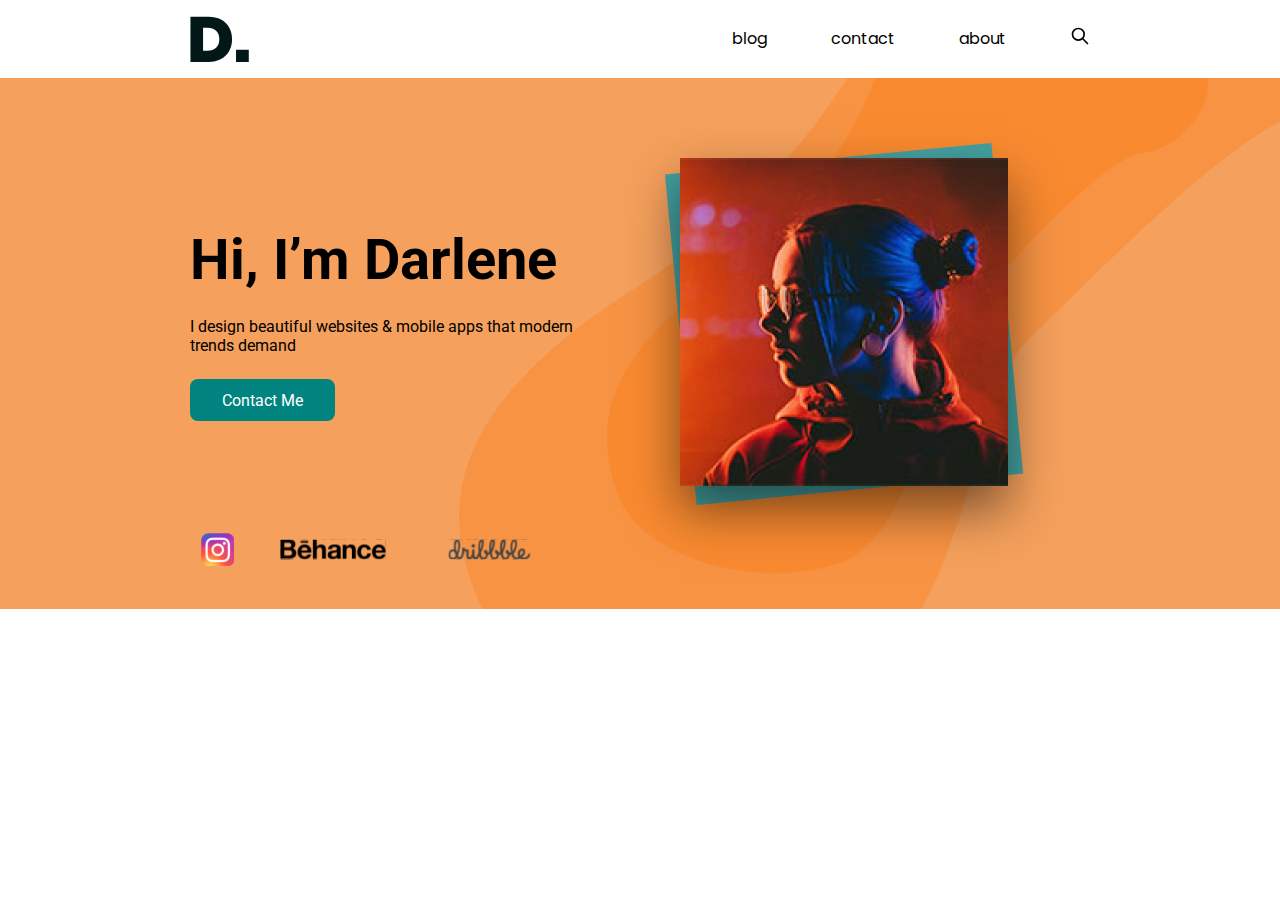
<file: Darlene's/index.html>
<!DOCTYPE html>
<html lang="en">
    <head>
        <meta charset="UTF-8" />
        <meta http-equiv="X-UA-Compatible" content="IE=edge" />
        <meta name="viewport" content="width=device-width, initial-scale=1.0" />
        <link
            href="https://fonts.googleapis.com/css2?family=Inter:wght@400;500;600;700&family=Poppins&family=Roboto:wght@400;900&display=swap"
            rel="stylesheet"
        />
        <link rel="stylesheet" href="src/style.css" />
        <title>Darlene</title>
    </head>
    <body>
        <header>
            <nav class="container row">
                <img src="assets/icons/logo.svg" alt="logo" class="logo" />
                <ul class="nav-list row">
                    <li class="nav-list-item">blog</li>
                    <li class="nav-list-item">contact</li>
                    <li class="nav-list-item">about</li>
                    <li class="nav-list-item">
                        <svg
                            xmlns="http://www.w3.org/2000/svg"
                            class="search-icon"
                            fill="none"
                            viewBox="0 0 24 24"
                            stroke="currentColor"
                        >
                            <path
                                stroke-linecap="round"
                                stroke-linejoin="round"
                                stroke-width="2"
                                d="M21 21l-6-6m2-5a7 7 0 11-14 0 7 7 0 0114 0z"
                            />
                        </svg>
                    </li>
                </ul>
            </nav>
        </header>
        <div class="content">
            <main role="main" class="container row">
                <div class="main-item column">
                    <h1 class="main-item-title">Hi, I’m Darlene</h1>
                    <p class="main-item-body">
                        I design beautiful websites & mobile apps that modern
                        trends demand
                    </p>
                    <p>
                        <a href="#" class="contact-btn">Contact Me</a>
                    </p>
                </div>
                <div class="main-item">
                    <div class="darlene-image">
                        <img
                            src="assets/imgs/darlene.png"
                            alt="Darlene's-image"
                            class="darlene"
                        />
                        <div class="darlene-background"></div>
                    </div>
                </div>
            </main>
            <footer class="container row">
                <img
                    src="assets/icons/instagram.svg"
                    alt="instagram-icon"
                    class="instagram-icon"
                />
                <img
                    src="assets/icons/behance.svg"
                    alt="behance-icon"
                    class="behance-icon"
                />
                <img
                    src="assets/icons/dribble.svg"
                    alt="dribble_icon"
                    class="dribble_icon"
                />
            </footer>
        </div>
    </body>
</html>
</file>
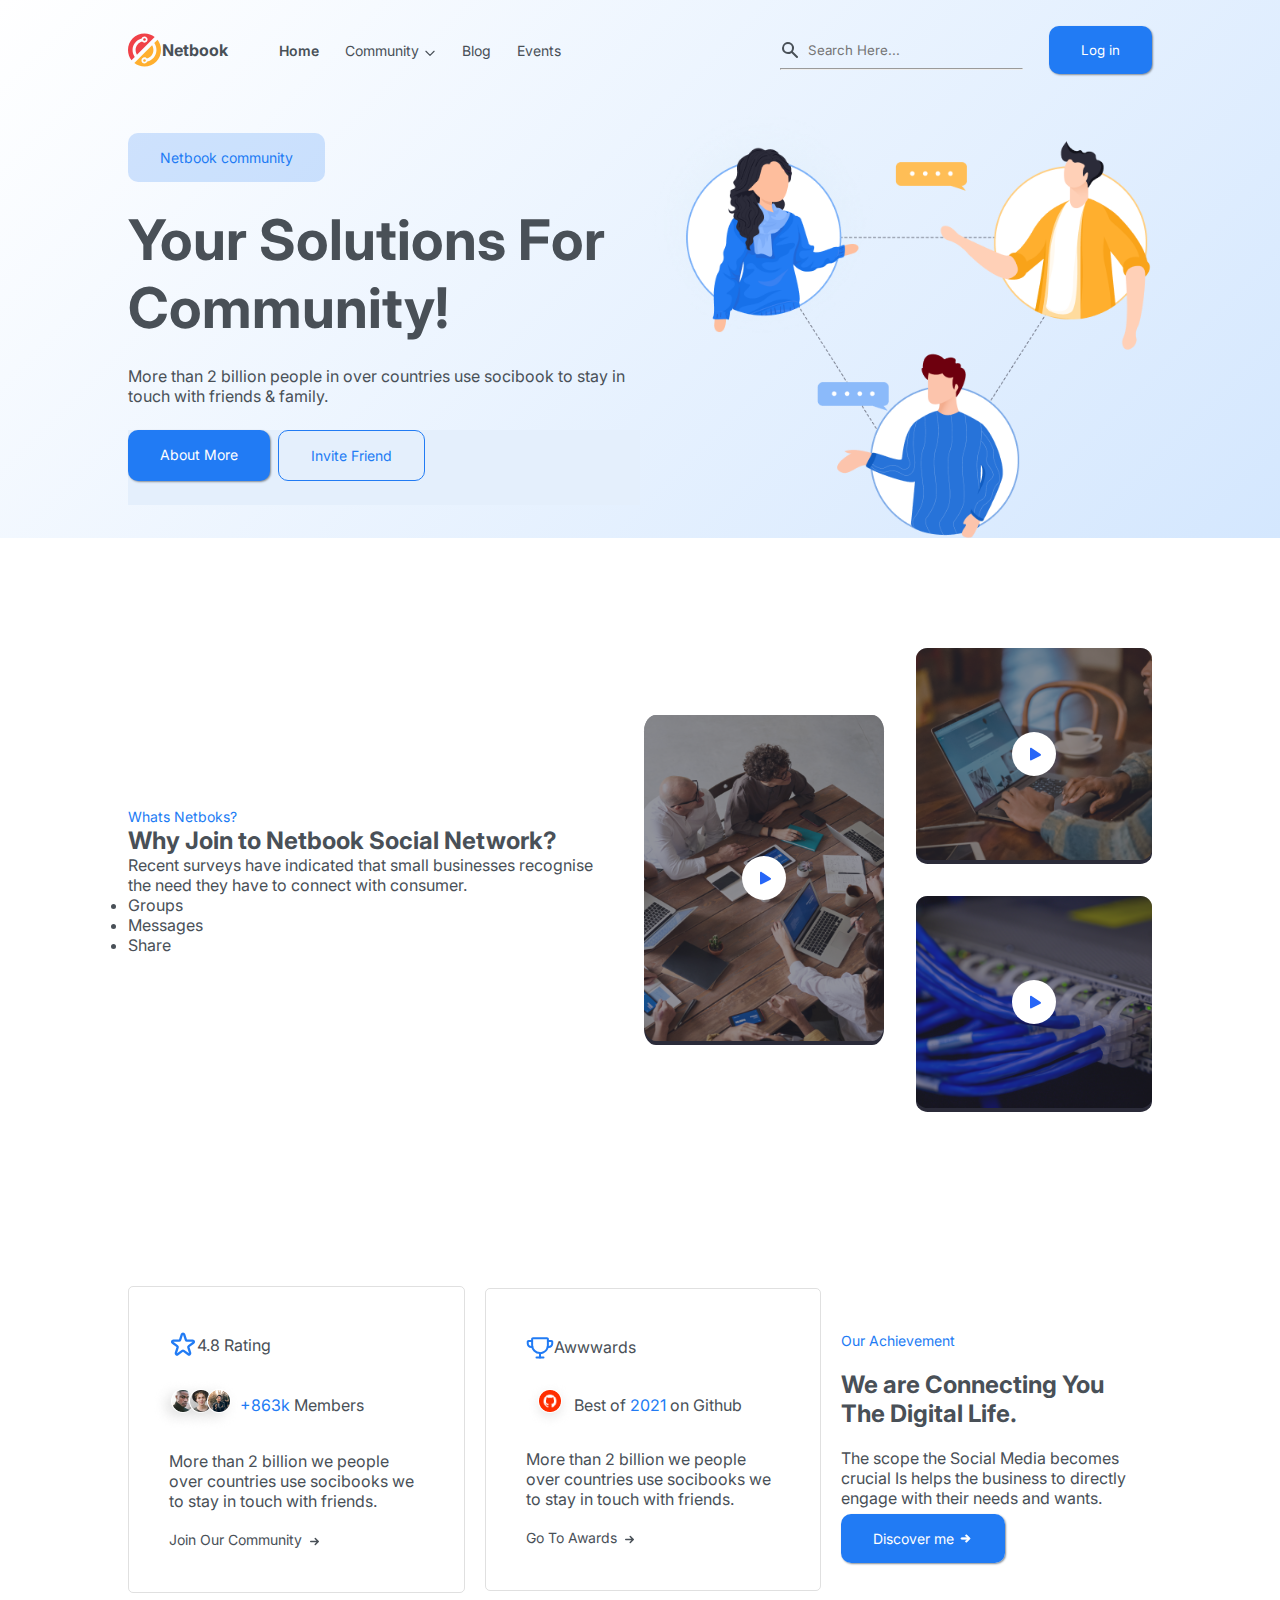
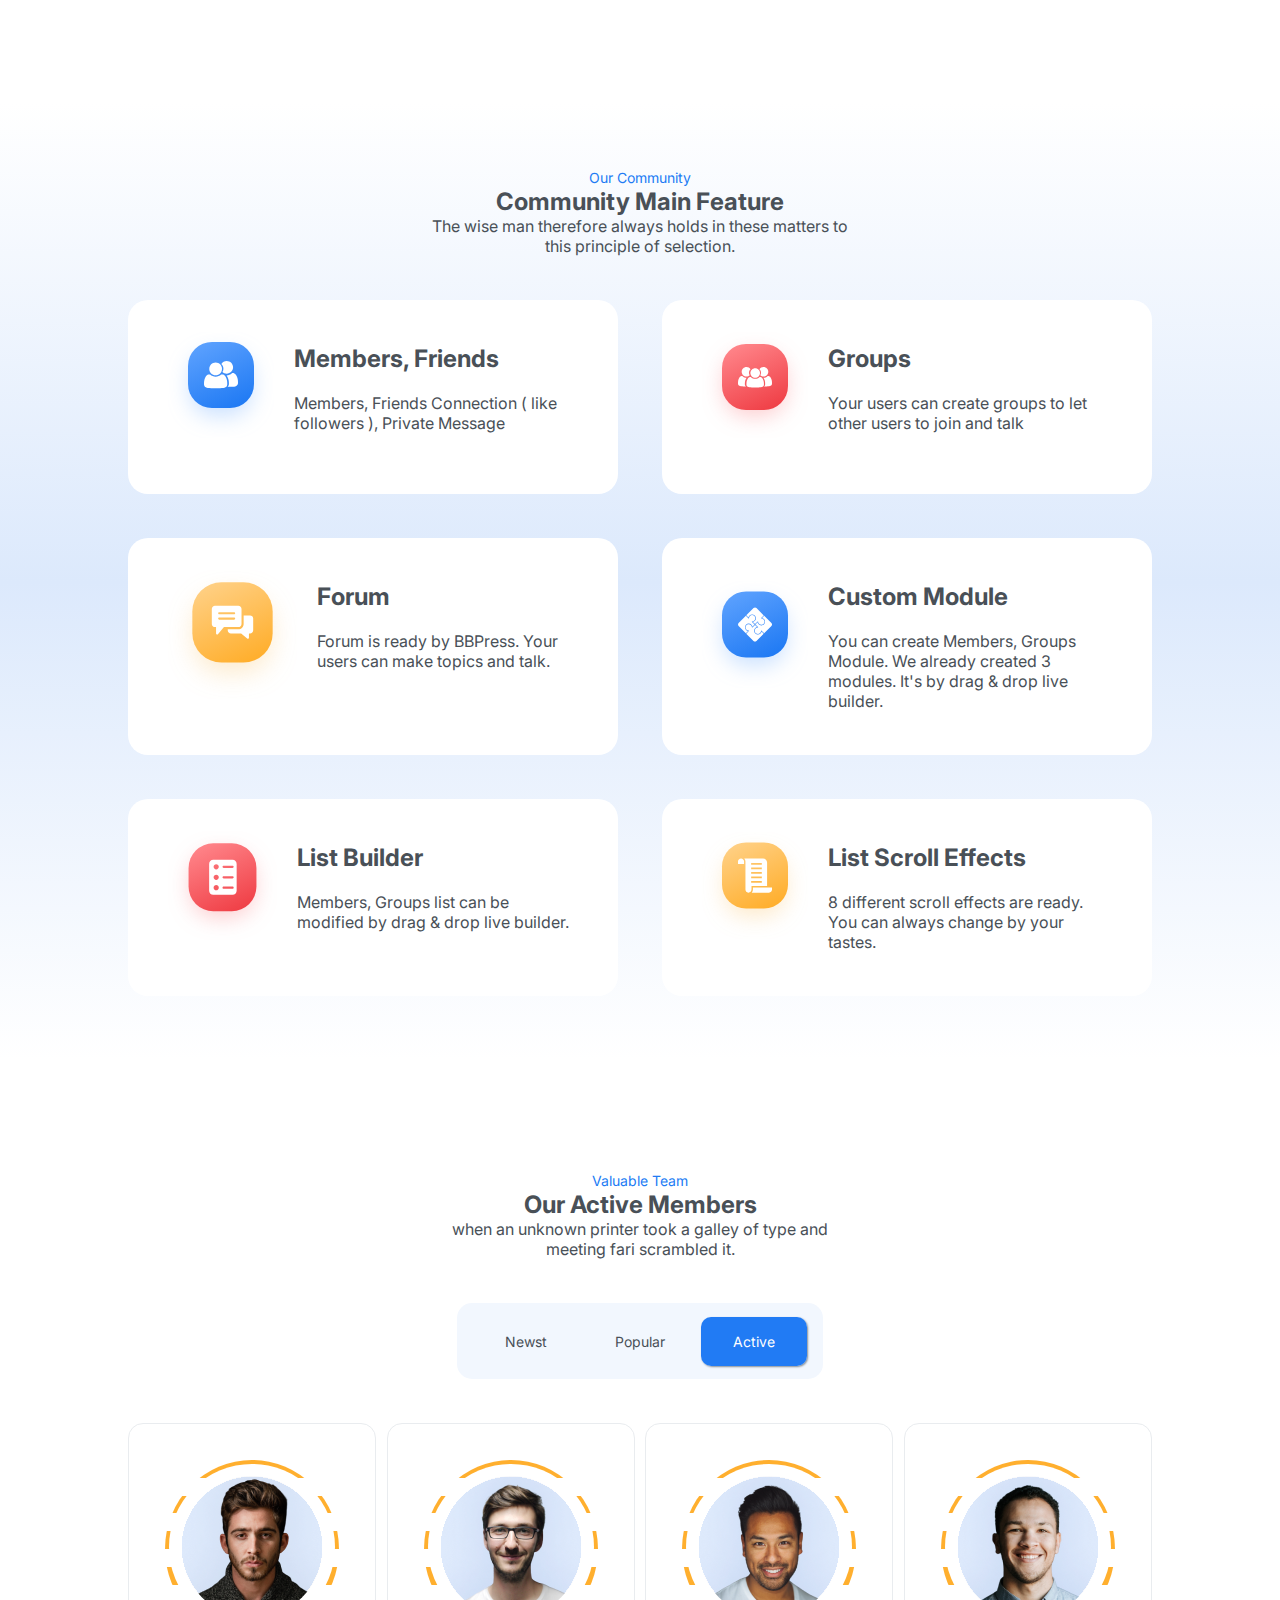
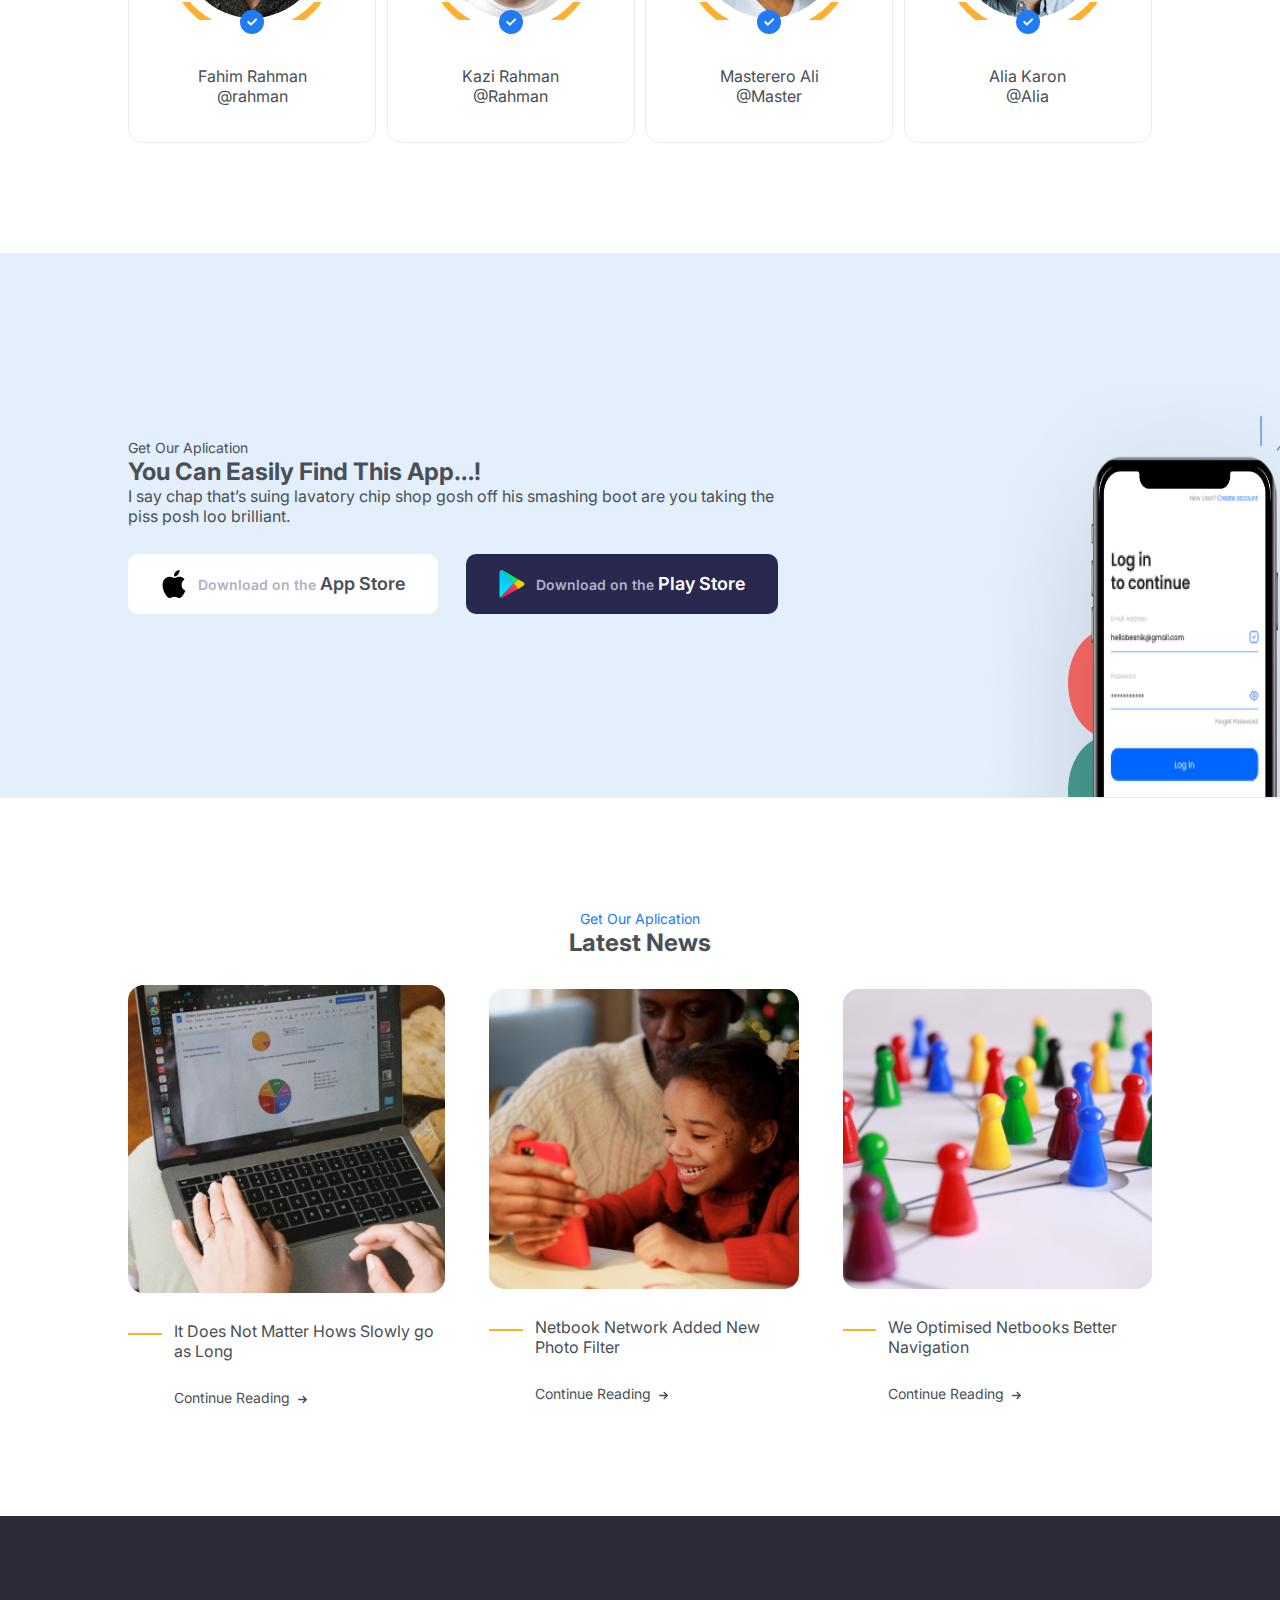
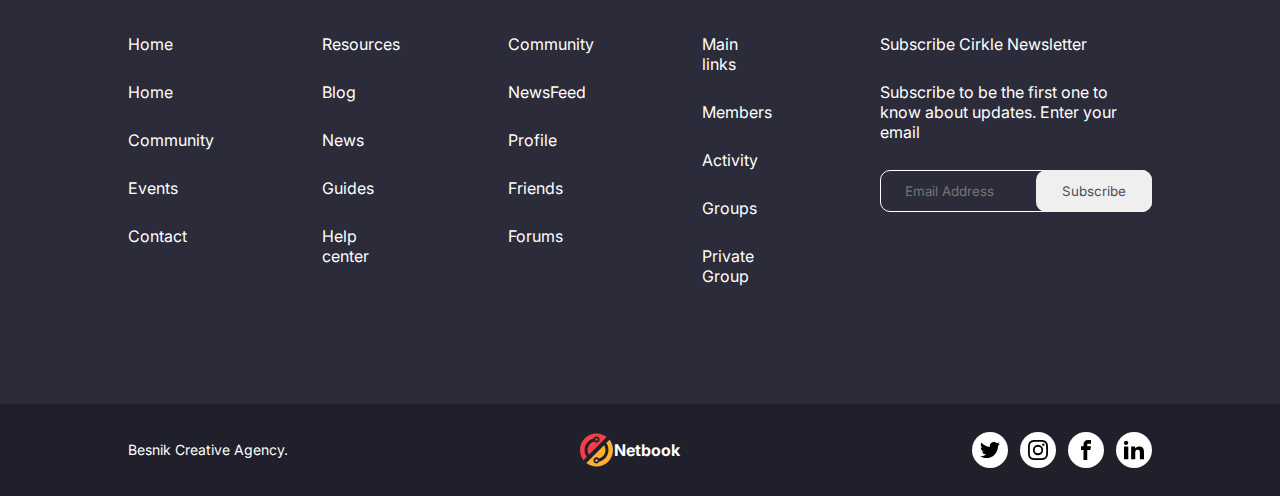
<file: Netbook/index.html>
<!DOCTYPE html>
<html lang="en">
    <head>
        <meta charset="UTF-8" />
        <meta http-equiv="X-UA-Compatible" content="IE=edge" />
        <meta name="viewport" content="width=device-width, initial-scale=1.0" />
        <link
            href="https://fonts.googleapis.com/css2?family=Inter:wght@400;500;600;700&family=Poppins&display=swap"
            rel="stylesheet"
        />
        <link rel="stylesheet" href="style.css" />
        <title>Netbook</title>
    </head>
    <body>
        <header>
            <div class="container">
                <nav>
                    <div class="left-nav">
                        <div class="logo">
                            <img src="static/logo.svg" alt="Logo" />
                            <span>Netbook</span>
                        </div>
                        <div class="nav-items">
                            <a href="#" class="nav-item">Home</a>
                            <a href="#" class="nav-item">
                                Community
                                <svg
                                    xmlns="http://www.w3.org/2000/svg"
                                    class="dropdown-icon"
                                    fill="none"
                                    viewBox="0 0 24 24"
                                    stroke="currentColor"
                                >
                                    <path
                                        stroke-linecap="round"
                                        stroke-linejoin="round"
                                        stroke-width="2"
                                        d="M19 9l-7 7-7-7"
                                    />
                                </svg>
                            </a>
                            <a href="#" class="nav-item">Blog</a>
                            <a href="#" class="nav-item">Events</a>
                        </div>
                    </div>
                    <div class="right-nav">
                        <div class="search">
                            <svg
                                xmlns="http://www.w3.org/2000/svg"
                                class="search-icon"
                                viewBox="0 0 20 20"
                                fill="currentColor"
                            >
                                <path
                                    fill-rule="evenodd"
                                    d="M8 4a4 4 0 100 8 4 4 0 000-8zM2 8a6 6 0 1110.89 3.476l4.817 4.817a1 1 0 01-1.414 1.414l-4.816-4.816A6 6 0 012 8z"
                                    clip-rule="evenodd"
                                />
                            </svg>

                            <input
                                type="text"
                                name="search-item"
                                placeholder="Search Here..."
                            />
                            <hr />
                        </div>

                        <button class="btn btn-primary">Log in</button>
                    </div>
                </nav>

                <div class="hero flex-row">
                    <div class="hero-text">
                        <a href="#" class="community btn">Netbook community</a>
                        <h1>Your Solutions For Community!</h1>
                        <p>
                            More than 2 billion people in over countries use
                            socibook to stay in touch with friends & family.
                        </p>
                        <div class="cta">
                            <a href="#" class="about btn btn-primary">
                                About More
                            </a>
                            <a href="#" class="invite btn">Invite Friend</a>
                        </div>
                    </div>

                    <img
                        src="static/img/hero-image.png"
                        alt="hero-img"
                        class="hero-img"
                    />
                </div>
            </div>
        </header>
        <section class="about-us">
            <div class="container about-us flex-row">
                <div class="left-col">
                    <p><a href="#" class="cl-blue">Whats Netboks?</a></p>
                    <h2>Why Join to Netbook Social Network?</h2>
                    <p>
                        Recent surveys have indicated that small businesses
                        recognise the need they have to connect with consumer.
                    </p>
                    <ul>
                        <li>Groups</li>
                        <li>Messages</li>
                        <li>Share</li>
                    </ul>
                </div>
                <div class="right-col flex-row">
                    <div class="about-us-image lift">
                        <img
                            src="static/img/about-us-imgs/img3.png"
                            alt="about-us"
                            class="about-img-1"
                        />
                    </div>

                    <div class="about-img-group flex-row">
                        <div class="about-us-image lift">
                            <img
                                src="static/img/about-us-imgs/img1.png"
                                alt="about-us img 1"
                            />
                        </div>

                        <div class="about-us-image lift">
                            <img
                                src="static/img/about-us-imgs/img2.png"
                                alt="about-us img 2"
                            />
                        </div>
                    </div>
                </div>
            </div>
        </section>
        <section class="achievement">
            <div class="container flex-row achievement-elements">
                <div class="card-1 lift">
                    <p class="achievement-display">
                        <svg
                            xmlns="http://www.w3.org/2000/svg"
                            class="star-icon"
                            fill="none"
                            viewBox="0 0 24 24"
                            stroke="currentColor"
                        >
                            <path
                                stroke-linecap="round"
                                stroke-linejoin="round"
                                stroke-width="2"
                                d="M11.049 2.927c.3-.921 1.603-.921 1.902 0l1.519 4.674a1 1 0 00.95.69h4.915c.969 0 1.371 1.24.588 1.81l-3.976 2.888a1 1 0 00-.363 1.118l1.518 4.674c.3.922-.755 1.688-1.538 1.118l-3.976-2.888a1 1 0 00-1.176 0l-3.976 2.888c-.783.57-1.838-.197-1.538-1.118l1.518-4.674a1 1 0 00-.363-1.118l-3.976-2.888c-.784-.57-.38-1.81.588-1.81h4.914a1 1 0 00.951-.69l1.519-4.674z"
                            />
                        </svg>
                        4.8 Rating
                    </p>
                    <div class="members achievement-display">
                        <img
                            src="static/img/achievement-imgs/people.png"
                            alt="members"
                        />
                        <span>
                            <span class="cl-blue">+863k</span>
                            Members
                        </span>
                    </div>
                    <p>
                        More than 2 billion we people over countries use
                        socibooks we to stay in touch with friends.
                    </p>

                    <a href="#" class="see-more">
                        Join Our Community
                        <svg
                            xmlns="http://www.w3.org/2000/svg"
                            class="right-arrow"
                            viewBox="0 0 20 20"
                            fill="currentColor"
                        >
                            <path
                                fill-rule="evenodd"
                                d="M10.293 5.293a1 1 0 011.414 0l4 4a1 1 0 010 1.414l-4 4a1 1 0 01-1.414-1.414L12.586 11H5a1 1 0 110-2h7.586l-2.293-2.293a1 1 0 010-1.414z"
                                clip-rule="evenodd"
                            />
                        </svg>
                    </a>
                </div>
                <div class="card-1 lift">
                    <div class="achievement-display">
                        <img
                            src="static/img/achievement-imgs/Trophy.svg"
                            alt="Trophy"
                        />
                        <span>Awwwards</span>
                    </div>
                    <div class="github achievement-display">
                        <img
                            src="static/img/achievement-imgs/github.png"
                            alt="github"
                        />

                        <span>
                            Best of
                            <span class="cl-blue">2021</span>
                            on Github
                        </span>
                    </div>
                    <p>
                        More than 2 billion we people over countries use
                        socibooks we to stay in touch with friends.
                    </p>

                    <a href="#" class="see-more">
                        Go To Awards
                        <svg
                            xmlns="http://www.w3.org/2000/svg"
                            class="right-arrow"
                            viewBox="0 0 20 20"
                            fill="currentColor"
                        >
                            <path
                                fill-rule="evenodd"
                                d="M10.293 5.293a1 1 0 011.414 0l4 4a1 1 0 010 1.414l-4 4a1 1 0 01-1.414-1.414L12.586 11H5a1 1 0 110-2h7.586l-2.293-2.293a1 1 0 010-1.414z"
                                clip-rule="evenodd"
                            />
                        </svg>
                    </a>
                </div>
                <div class="discover">
                    <p><a href="#" class="cl-blue">Our Achievement</a></p>
                    <h2>We are Connecting You The Digital Life.</h2>
                    <p>
                        The scope the Social Media becomes crucial Is helps the
                        business to directly engage with their needs and wants.
                    </p>

                    <div>
                        <a class="btn btn-primary" href="#">
                            Discover me
                            <svg
                                xmlns="http://www.w3.org/2000/svg"
                                class="right-arrow"
                                viewBox="0 0 20 20"
                                fill="currentColor"
                            >
                                <path
                                    fill-rule="evenodd"
                                    d="M10.293 5.293a1 1 0 011.414 0l4 4a1 1 0 010 1.414l-4 4a1 1 0 01-1.414-1.414L12.586 11H5a1 1 0 110-2h7.586l-2.293-2.293a1 1 0 010-1.414z"
                                    clip-rule="evenodd"
                                />
                            </svg>
                        </a>
                    </div>
                </div>
            </div>
        </section>
        <section class="features">
            <div class="container feature-grid">
                <div class="heading">
                    <p><a href="#">Our Community</a></p>
                    <h2>Community Main Feature</h2>
                    <p>
                        The wise man therefore always holds in these matters to
                        this principle of selection.
                    </p>
                </div>
                <div class="card-2 lift">
                    <img src="static/img/features/members.svg" alt="members" />
                    <div>
                        <h2>Members, Friends</h2>
                        <p>
                            Members, Friends Connection ( like followers ),
                            Private Message
                        </p>
                    </div>
                </div>
                <div class="card-2 lift">
                    <img
                        src="static/img/features/groups.svg"
                        alt="groups.svg"
                    />
                    <div>
                        <h2>Groups</h2>
                        <p>
                            Your users can create groups to let other users to
                            join and talk
                        </p>
                    </div>
                </div>
                <div class="card-2 lift">
                    <img src="static/img/features/forum.svg" alt="forum.svg" />
                    <div>
                        <h2>Forum</h2>
                        <p>
                            Forum is ready by BBPress. Your users can make
                            topics and talk.
                        </p>
                    </div>
                </div>
                <div class="card-2 lift">
                    <img
                        src="static/img/features/custom-module.svg"
                        alt="custom-module.svg"
                    />
                    <div>
                        <h2>Custom Module</h2>
                        <p>
                            You can create Members, Groups Module. We already
                            created 3 modules. It's by drag & drop live builder.
                        </p>
                    </div>
                </div>
                <div class="card-2 lift">
                    <img
                        src="static/img/features/list-builder.svg"
                        alt="list-builder.svg"
                    />
                    <div>
                        <h2>List Builder</h2>
                        <p>
                            Members, Groups list can be modified by drag & drop
                            live builder.
                        </p>
                    </div>
                </div>
                <div class="card-2 lift">
                    <img
                        src="static/img/features/list-scroll-effects.svg"
                        alt="list-scroll-effects.svg"
                    />
                    <div>
                        <h2>List Scroll Effects</h2>
                        <p>
                            8 different scroll effects are ready. You can always
                            change by your tastes.
                        </p>
                    </div>
                </div>
            </div>
        </section>
        <section class="team">
            <div class="container flex-row team-items">
                <div class="heading">
                    <p><a href="#">Valuable Team</a></p>
                    <h2>Our Active Members</h2>
                    <p>
                        when an unknown printer took a galley of type and
                        meeting fari scrambled it.
                    </p>
                </div>
                <div class="tab-links">
                    <a href="#" class="btn">Newst</a>
                    <a href="#" class="btn">Popular</a>
                    <a href="#" class="btn btn-primary">Active</a>
                </div>
                <div class="team-cards flex-row">
                    <div class="team-card flex-col lift">
                        <div class="card-img">
                            <img
                                src="static/img/team/img2.png"
                                alt="team-member"
                                class="img"
                            />
                            <img
                                src="static/img/team/Check.svg"
                                alt="check-icon"
                                class="check-icon"
                            />
                        </div>
                        <div class="card-text">
                            <p>Fahim Rahman</p>
                            <p>@rahman</p>
                        </div>
                    </div>

                    <div class="team-card flex-col lift">
                        <div class="card-img">
                            <img
                                src="static/img/team/img4.png"
                                alt="team-member"
                                class="img"
                            />
                            <img
                                src="static/img/team/Check.svg"
                                alt="check-icon"
                                class="check-icon"
                            />
                        </div>
                        <div class="card-text">
                            <p>Kazi Rahman</p>
                            <p>@Rahman</p>
                        </div>
                    </div>

                    <div class="team-card flex-col lift">
                        <div class="card-img">
                            <img
                                src="static/img/team/img3.png"
                                alt="team-member"
                                class="img"
                            />
                            <img
                                src="static/img/team/Check.svg"
                                alt="check-icon"
                                class="check-icon"
                            />
                        </div>

                        <div class="card-text">
                            <p>Masterero Ali</p>
                            <p>@Master</p>
                        </div>
                    </div>

                    <div class="team-card flex-col lift">
                        <div class="card-img">
                            <img
                                src="static/img/team/img1.png"
                                alt="team-member"
                                class="img"
                            />
                            <img
                                src="static/img/team/Check.svg"
                                alt="check-icon"
                                class="check-icon"
                            />
                        </div>

                        <div class="card-text">
                            <p>Alia Karon</p>
                            <p>@Alia</p>
                        </div>
                    </div>
                </div>
            </div>
        </section>
        <section class="cta">
            <div class="container flex-row cta-items">
                <div class="header .left-col">
                    <p><a href="#">Get Our Aplication</a></p>
                    <h2>You Can Easily Find This App…!</h2>
                    <p>
                        I say chap that’s suing lavatory chip shop gosh off his
                        smashing boot are you taking the piss posh loo
                        brilliant.
                    </p>
                    <div class="cta-links">
                        <div class="apple-link btn">
                            <img
                                src="static/img/cta/apple.svg"
                                alt="apple-icon"
                                class="apple-icon"
                            />
                            <p>
                                Download on the
                                <span>App Store</span>
                            </p>
                        </div>

                        <div class="play-store-link btn">
                            <img
                                src="static/img/cta/play-store.svg"
                                alt="play-store-icon"
                                class="play-store-icon"
                            />
                            <p>
                                Download on the
                                <span>Play Store</span>
                            </p>
                        </div>
                    </div>
                </div>
                <div class="right-col">
                    <img
                        src="static/img/cta/mobile-muckup.png"
                        alt="mobile-muckup"
                        class="mobile-muckup"
                    />
                </div>
            </div>
        </section>
        <section class="blog">
            <div class="container flex-row blog-flex">
                <div class="heading">
                    <p><a href="#">Get Our Aplication</a></p>
                    <h2>Latest News</h2>
                </div>
                <div class="blog-items flex-row">
                    <div class="blog-item flex-col">
                        <img
                            src="static/img/latest-news/img2.png"
                            alt="blog-item"
                        />
                        <div class="blog-text flex-row">
                            <div class="indent"></div>
                            <div>
                                <p>It Does Not Matter Hows Slowly go as Long</p>
                                <a href="#" class="see-more">
                                    Continue Reading
                                    <svg
                                        xmlns="http://www.w3.org/2000/svg"
                                        class="right-arrow"
                                        viewBox="0 0 20 20"
                                        fill="currentColor"
                                    >
                                        <path
                                            fill-rule="evenodd"
                                            d="M10.293 5.293a1 1 0 011.414 0l4 4a1 1 0 010 1.414l-4 4a1 1 0 01-1.414-1.414L12.586 11H5a1 1 0 110-2h7.586l-2.293-2.293a1 1 0 010-1.414z"
                                            clip-rule="evenodd"
                                        />
                                    </svg>
                                </a>
                            </div>
                        </div>
                    </div>
                    <div class="blog-item flex-col">
                        <img
                            src="static/img/latest-news/img1.png"
                            alt="blog-item"
                        />
                        <div class="blog-text flex-row">
                            <div class="indent"></div>
                            <div>
                                <p>Netbook Network Added New Photo Filter</p>
                                <a href="#" class="see-more">
                                    Continue Reading
                                    <svg
                                        xmlns="http://www.w3.org/2000/svg"
                                        class="right-arrow"
                                        viewBox="0 0 20 20"
                                        fill="currentColor"
                                    >
                                        <path
                                            fill-rule="evenodd"
                                            d="M10.293 5.293a1 1 0 011.414 0l4 4a1 1 0 010 1.414l-4 4a1 1 0 01-1.414-1.414L12.586 11H5a1 1 0 110-2h7.586l-2.293-2.293a1 1 0 010-1.414z"
                                            clip-rule="evenodd"
                                        />
                                    </svg>
                                </a>
                            </div>
                        </div>
                    </div>
                    <div class="blog-item flex-col">
                        <img
                            src="static/img/latest-news/img3.png"
                            alt="blog-item"
                        />
                        <div class="blog-text flex-row">
                            <div class="indent"></div>
                            <div>
                                <p>We Optimised Netbooks Better Navigation</p>
                                <a href="#" class="see-more">
                                    Continue Reading
                                    <svg
                                        xmlns="http://www.w3.org/2000/svg"
                                        class="right-arrow"
                                        viewBox="0 0 20 20"
                                        fill="currentColor"
                                    >
                                        <path
                                            fill-rule="evenodd"
                                            d="M10.293 5.293a1 1 0 011.414 0l4 4a1 1 0 010 1.414l-4 4a1 1 0 01-1.414-1.414L12.586 11H5a1 1 0 110-2h7.586l-2.293-2.293a1 1 0 010-1.414z"
                                            clip-rule="evenodd"
                                        />
                                    </svg>
                                </a>
                            </div>
                        </div>
                    </div>
                </div>
            </div>
        </section>
        <section class="footer">
            <div class="container">
                <div class="footer-items flex-row">
                    <div class="footer-item flex-col">
                        <p>Home</p>
                        <p>Home</p>
                        <p>Community</p>
                        <p>Events</p>
                        <p>Contact</p>
                    </div>
                    <div class="footer-item flex-col">
                        <p>Resources</p>
                        <p>Blog</p>
                        <p>News</p>
                        <p>Guides</p>
                        <p>Help center</p>
                    </div>
                    <div class="footer-item flex-col">
                        <p>Community</p>
                        <p>NewsFeed</p>
                        <p>Profile</p>
                        <p>Friends</p>
                        <p>Forums</p>
                    </div>
                    <div class="footer-item flex-col">
                        <p>Main links</p>
                        <p>Members</p>
                        <p>Activity</p>
                        <p>Groups</p>
                        <p>Private Group</p>
                    </div>
                    <div class="footer-item flex-col">
                        <p>Subscribe Cirkle Newsletter</p>
                        <p>
                            Subscribe to be the first one to know about updates.
                            Enter your email
                        </p>
                        <div class="subscribe">
                            <input
                                type="text"
                                name=""
                                id=""
                                placeholder="Email Address"
                            />
                            <button class="subscribe-btn">Subscribe</button>
                        </div>
                    </div>
                </div>
            </div>
        </section>
        <footer>
            <div class="container footer-foot flex-row">
                <a href="#">Besnik Creative Agency.</a>
                <div class="logo">
                    <img src="static/logo.svg" alt="Logo" />
                    <span>Netbook</span>
                </div>
                <div class="footer-socials flex-row">
                    <div class="footer-social">
                        <img
                            src="static/img/footer-socials/twitter.svg"
                            alt="twitter"
                        />
                    </div>

                    <div class="footer-social">
                        <img
                            src="static/img/footer-socials/instagram.svg"
                            alt="instagram"
                        />
                    </div>

                    <div class="footer-social">
                        <img
                            src="static/img/footer-socials/facebook.svg"
                            alt="facebook"
                        />
                    </div>

                    <div class="footer-social">
                        <img
                            src="static/img/footer-socials/linkedin.svg"
                            alt="linkedin"
                        />
                    </div>
                </div>
            </div>
        </footer>
    </body>
</html>
</file>
<file: Darlene's/src/style.css>
* {
    padding: 0;
    margin: 0;
    box-sizing: border-box;
}

body {
    font-family: 'Roboto', sans-serif;
    font-size: 1rem;
    transition: 1ms;
}

.content {
    background-color: rgba(245, 160, 92, 1);
    background-image: url('../assets/icons/background.svg');
    background-repeat: no-repeat;
    background-size: 100% 100%;
    background-position: 10vw;
    z-index: -2;
    position: relative;
    padding: 2em 0;
}

/* ------------------ Typography ------------------ */
.search-icon {
    width: 1.25rem;
    height: 1.25rem;
}

nav {
    font-family: 'Poppins', sans-serif;
}

h1 {
    font-size: 3.5rem;
}

/* ------------------ Layout ------------------ */

.container {
    width: 90%;
    max-width: 900px;
    margin: 0 auto;
}

nav {
    justify-content: space-between;
    align-items: center;
    padding: 1em 0;
}
.row {
    display: flex;
}
.column {
    display: flex;
    flex-direction: column;
}

/* ------------------ Header ------------------ */
.nav-list {
    list-style: none;
    gap: 4em;
}

/* ------------------ Main ------------------ */
main {
    padding: 3em 0 2em 0;
    margin: 4em 0;
    gap: 5em;
}

.main-item {
    justify-content: center;
    width: 50%;
    gap: 1.5em;
}

.contact-btn {
    display: inline-block;
    color: #fff;
    background-color: rgba(1, 132, 127, 1);
    padding: 0.7em 2em;
    border-radius: 0.5em;
    white-space: nowrap;
    text-decoration: none;
}

.contact-btn:hover {
    /* transform: translateY(10px); */
    background-color: red;
    transform: rotate(30deg);
}

.darlene-image {
    position: relative;
    width: 80%;
}

.darlene-image::before {
    content: '';
    display: block;
    position: absolute;
    z-index: -1;
    top: 0;
    bottom: 0;
    left: 0;
    right: 0;
    background-color: rgba(68, 161, 160, 1);
    transform: rotate(-5.47deg);
}

.darlene {
    width: 100%;
    height: 100%;
    align-self: center;
    justify-self: center;
    box-shadow: 0 24px 48px rgba(0, 0, 0, 0.5);
}

/* ------------------ Footer ------------------ */

.instagram-icon,
.behance-icon,
.dribble_icon {
    transform: scale(0.6);
}
</file>
<file: Netbook/style.css>
* {
    margin: 0;
    padding: 0;
    box-sizing: border-box;
    font-family: 'Inter', sans-serif;
    color: #495057;
    transition: 0.5s;
}

header {
    background-image: linear-gradient(
        135deg,
        rgba(255, 255, 255, 1),
        rgba(212, 231, 254, 1)
    );
    margin-bottom: 46px;
}

nav {
    display: flex;
    justify-content: space-between;
    align-items: center;
    padding: 26px 0;
    white-space: nowrap;
    gap: 2em;
}

.dropdown-icon {
    width: 14px;
    height: 14px;
    transform: translateY(4px);
}

.cl-blue {
    color: rgba(33, 123, 244, 1);
}

a:link {
    font-size: 14px;
    text-decoration: none;
}

.heading a:link {
    color: rgba(33, 123, 244, 1);
}

section {
    margin-bottom: 46px;
    padding: 64px 0;
}

.logo {
    font-family: 'Poppins', sans-serif;
    font-weight: bold;
    display: flex;
}

.logo img {
    width: 34px;
    height: 34px;
    font-size: 24;
}

.logo span {
    align-self: center;
}

.left-nav {
    display: flex;
    align-items: center;
    gap: 4vw;
}

.nav-items {
    display: flex;
    gap: 2vw;
}

.nav-item:first-child {
    font-weight: 600;
}

.search-icon {
    width: 20px;
    height: 20px;
}

input {
    border: none;
    background: none;
}

.search {
    display: flex;
    align-items: center;
    gap: 8px;
    position: relative;
    font-size: 12px;
}

hr {
    width: 100%;
    position: absolute;
    bottom: -10px;
}
.right-nav {
    display: flex;
    align-items: center;
    gap: 2vw;
}

.container {
    width: 80vw;
    margin: 0 auto;
}

.flex-row {
    display: flex;
    align-items: center;
}

.flex-col {
    display: flex;
    flex-direction: column;
    gap: 28px;
}

.community {
    display: inline-block;
    background-color: rgba(33, 123, 244, 0.2);
    color: rgba(33, 123, 244, 1);
    font-size: 12px;
}

.hero a,
.hero h1,
.hero p {
    margin-bottom: 24px;
}
.cta {
    display: flex;
    gap: 8px;
}

.btn {
    padding: 16px 32px;
    border-radius: 10px;
    white-space: nowrap;
}

.btn-primary {
    border: none;
    background-color: rgba(33, 123, 244, 1);
    color: #fff;
    box-shadow: 1px 1px 2px #868e96;
}

.invite {
    border: 1px solid rgba(33, 123, 244, 1);
    color: rgba(33, 123, 244, 1);
}

.hero img {
    width: 50%;
}

h1 {
    font-size: 56px;
    font-weight: 700;
}

.about-us img,
.blog img {
    border-radius: 5%;
}

.right-arrow {
    width: 15px;
    height: 15px;
    transform: translateY(2px);
}

.see-more {
    display: flex;
    align-items: center;
    gap: 5px;
}

.heading {
    width: 420px;
    text-align: center;
    align-items: center;
}

.lift:hover {
    transform: scale(1.03, 1.03);
    box-shadow: 8px 4px 36px 0.5px #adb5bd;
    border: none;
}

.lift:hover .see-more {
    color: rgba(33, 123, 244, 1);
}

.btn:hover {
    transform: scale(1.03, 1.03);
    box-shadow: 8px 4px 36px 0.5px #adb5bd;
}

.see-more:hover {
    color: rgba(33, 123, 244, 1);
}

.see-more:hover .right-arrow {
    stroke: rgba(33, 123, 244, 1);
    fill: #217bf4;
}

.right-col {
    gap: 2em;
    width: 50%;
}

/* ------------About Us Section------------ */

.about-us {
    gap: 13.889vw;
}

.about-us {
    gap: 29px;
}

.about-img-group {
    flex-direction: column;
    gap: 32px;
}

.about-img-1 {
    width: 18.75vw;
    height: calc(18.75vw * 1.36);
    opacity: 0.5;
}

.about-img-group img {
    width: 18.4vw;
    height: calc(18.4vw * 0.9);
    opacity: 0.5;
}

.about-us-image {
    border-radius: 5%;
    background-color: rgba(43, 43, 57, 1);
    position: relative;
    cursor: pointer;
}

.about-us-image::after {
    content: url('static/img/about-us-imgs/play-icon.svg');
    position: absolute;
    left: 50%;
    top: 50%;
    transform: translate(-50%, -50%);
}

/* ------------Achievement Section------------ */
.achievement-elements {
    gap: 20px;
}

.card-1 {
    display: flex;
    flex-direction: column;
    gap: 20px;
    border: 1px solid rgba(185, 185, 185, 0.44);
    border-radius: 5px;
    padding: 44px 40px;
}

.members {
    transform: translateX(-17px);
}

.star-icon {
    width: 28px;
    height: 28px;
    stroke: rgba(33, 123, 244, 1);
}

.achievement-display {
    display: flex;
    align-items: center;
}

.discover {
    display: flex;
    flex-direction: column;
    gap: 20px;
}

.discover .btn {
    display: inline;
}

.discover .right-arrow {
    stroke: #fff;
    fill: #fff;
}

/* ------------Features Section------------ */

.features {
    background-image: linear-gradient(#fff, rgb(220, 233, 252), #fff);
}

.feature-grid {
    display: grid;
    grid-template-columns: 1fr 1fr;
    gap: 44px;
}

.features .heading {
    grid-column: 1/-1;
    justify-self: center;
}

.card-2 {
    display: flex;
    gap: 20px;
    border-radius: 20px;
    padding: 44px 40px;
    background-color: #fff;
}

.card-2 h2 {
    margin-bottom: 20px;
}

.card-2 img {
    transform: translateY(-12px);
}

/* ------------Team Section------------ */

.team-items {
    flex-direction: column;
    gap: 44px;
}

.team-cards {
    width: 100%;
    justify-content: space-between;
}

.team-card {
    border: 1px solid #e9ecef;
    border-radius: 15px;
    padding: 36px;
    align-items: center;
}
.card-text p {
    text-align: center;
}

.tab-links {
    background-color: rgba(242, 247, 254, 1);
    padding: 28px 16px;
    border-radius: 15px;
}

.card-img {
    position: relative;
    border-radius: 50%;
    background: repeating-linear-gradient(
            rgba(255, 175, 46, 1),
            rgba(255, 175, 46, 1) 10%,
            #fff 10%,
            #fff 20%
        ),
        linear-gradient(rgba(255, 255, 255, 0) 60%, rgba(255, 255, 255, 1));
}

.img {
    margin: 4px;
    padding: 12px;
    background-image: radial-gradient(rgba(222, 234, 252, 1) 60%, #fff 40%);
    border-radius: 50%;
}

.check-icon {
    position: absolute;
    left: 50%;
    bottom: 0;
    transform: translate(-50%, -4px);
}

/* ------------CTA Section------------ */

.cta {
    background-color: rgba(228, 239, 252, 1);
}

.mobile-muckup {
    width: 440.5px;
    height: 413px;
    transform: translateY(67px);
}
.apple-icon,
.play-store-icon {
    width: 28px;
    height: 28px;
}

.cta-links {
    display: flex;
    gap: 28px;
    margin-top: 28px;
}

.apple-link,
.play-store-link {
    display: flex;
    align-items: center;
    gap: 10px;
}

.apple-link {
    background-color: #fff;
}

.play-store-link {
    background-color: rgba(41, 40, 78, 1);
}

.play-store-link p,
.apple-link p {
    font-size: 14px;
    font-weight: 600;
    color: rgba(174, 179, 196, 1);
}
.apple-link span {
    font-size: 18px;
    color: rgba(74, 78, 85, 1);
    font-weight: 600;
}

.play-store-link span {
    font-size: 18px;
    color: #fff;
    font-weight: 600;
}

.cta-items {
    gap: 13.889vw;
}

/* ------------Blog Section------------ */
.indent {
    background-color: rgba(255, 175, 46, 1);
    width: 40px;
    height: 2px;
    align-self: flex-start;
    transform: translateY(12px);
}

.blog-text {
    gap: 12px;
}

.blog-text div {
    display: flex;
    flex-direction: column;
    gap: 28px;
}

.blog-flex {
    flex-direction: column;
    gap: 28px;
}

.blog-items {
    gap: 44px;
}

.blog img {
    width: 100%;
}

/* ------------footer Section------------ */
.footer {
    margin: 0;
    background-color: rgba(43, 43, 57, 1);
}

.footer-items {
    gap: 108px;
    align-items: flex-start;
    padding: 54px 0;
}
.footer-items p {
    color: #fff;
}

.footer-items input {
    border: 1px solid #fff;
    border-radius: 10px;
    padding: 12px 24px;
    width: 100%;
}

.subscribe {
    position: relative;
}

.subscribe-btn {
    border: none;
    border-radius: 10px;
    padding: 13px 26px;
    position: absolute;
    right: 0;
    bottom: 0;
}

/* ------------footer------------ */
footer {
    background-color: rgba(32, 32, 45, 1);
}

.footer-foot {
    padding: 28px 0;
    justify-content: space-between;
}

.footer-foot span,
.footer-foot a:link {
    color: #fff;
}

.footer-socials {
    gap: 12px;
}

.footer-socials img {
    width: 20px;
    height: 20px;
}

.footer-social {
    display: flex;
    align-items: center;
    justify-content: center;
    width: 36px;
    height: 36px;
    background-color: white;
    border-radius: 50%;
}
</file>
